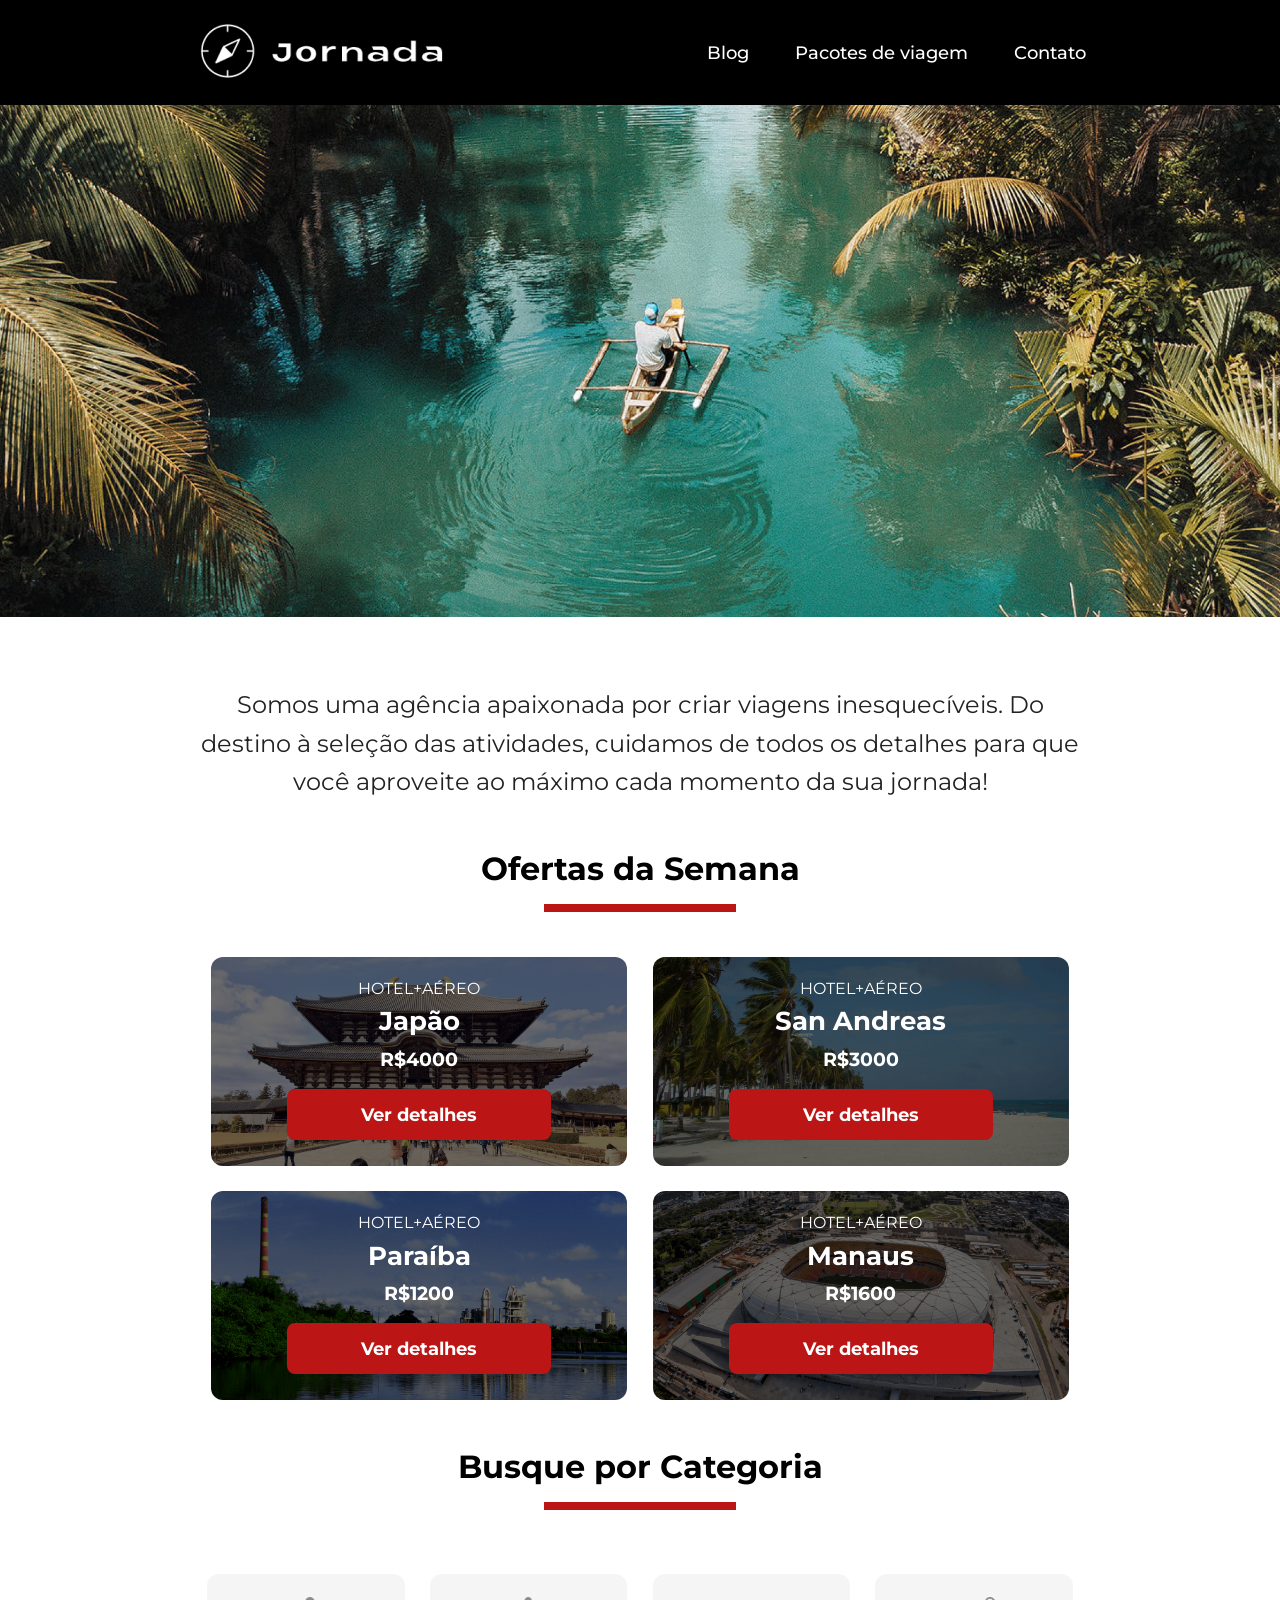
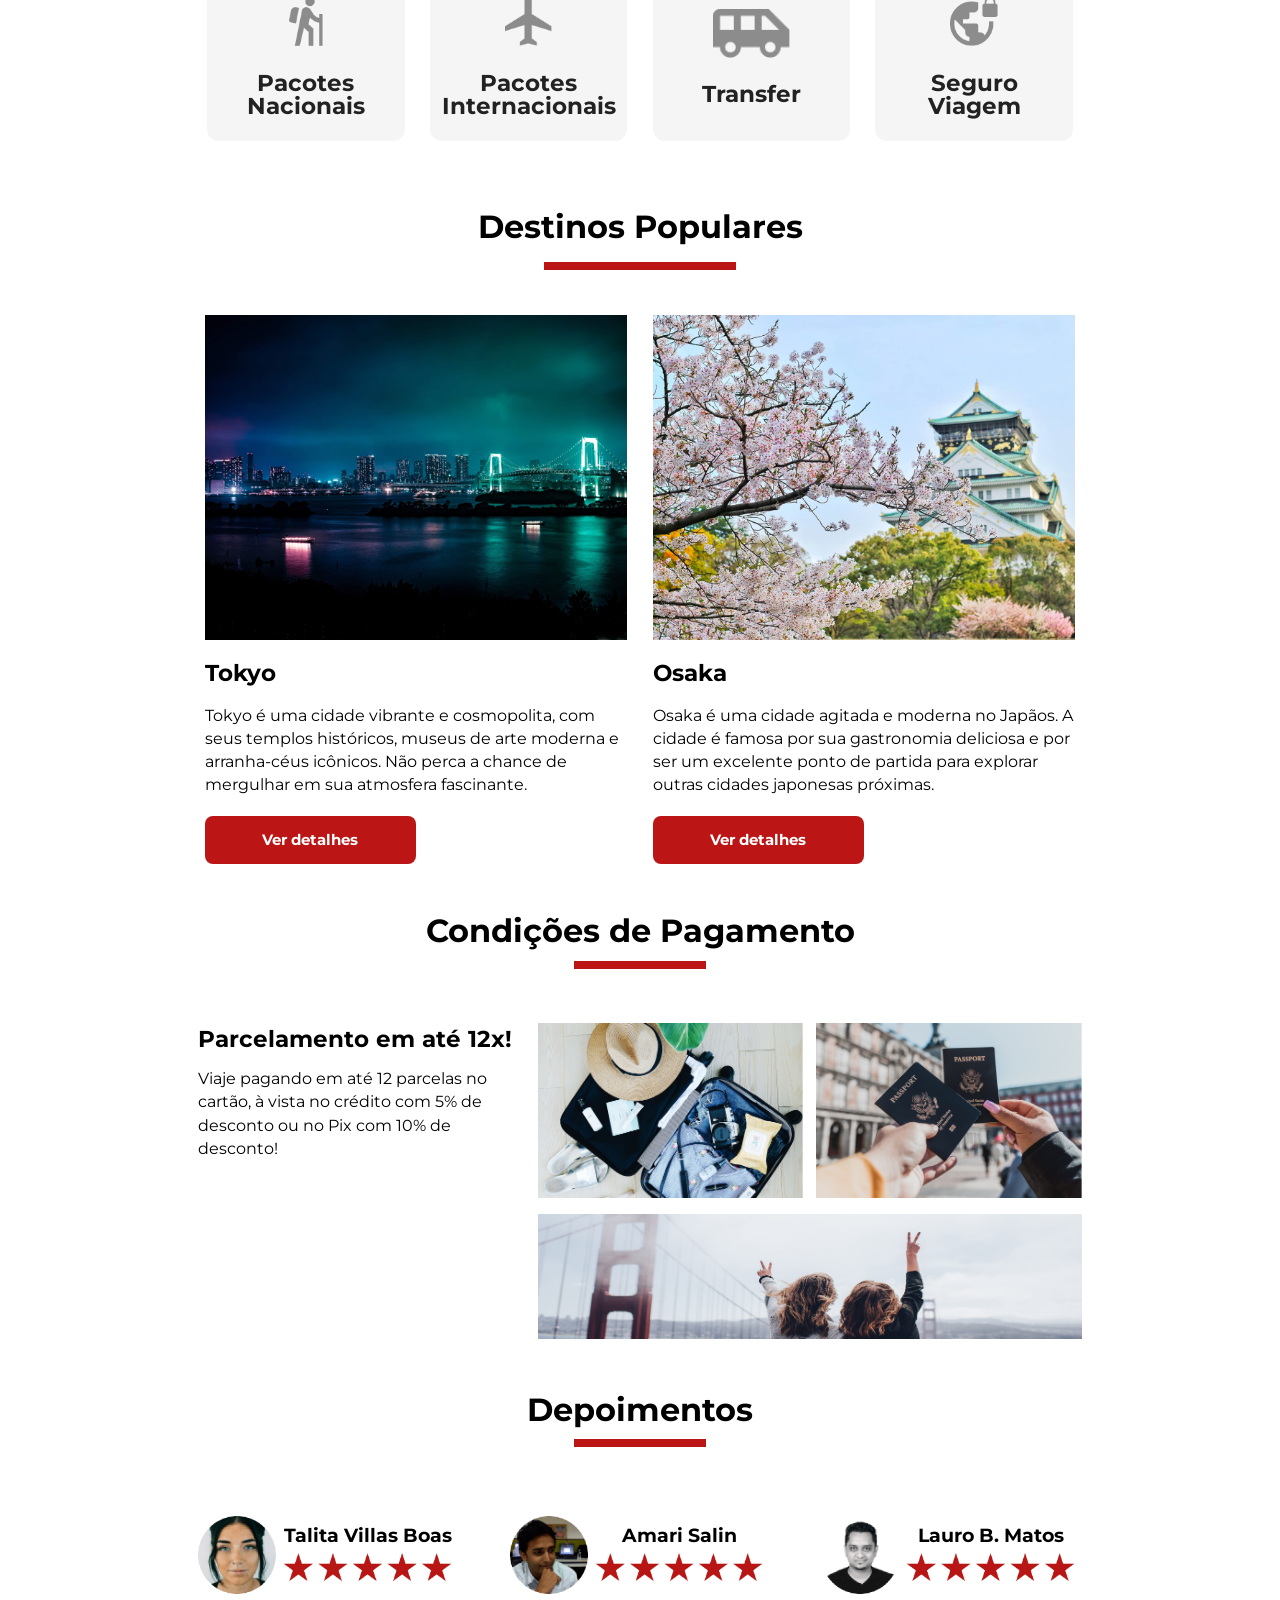
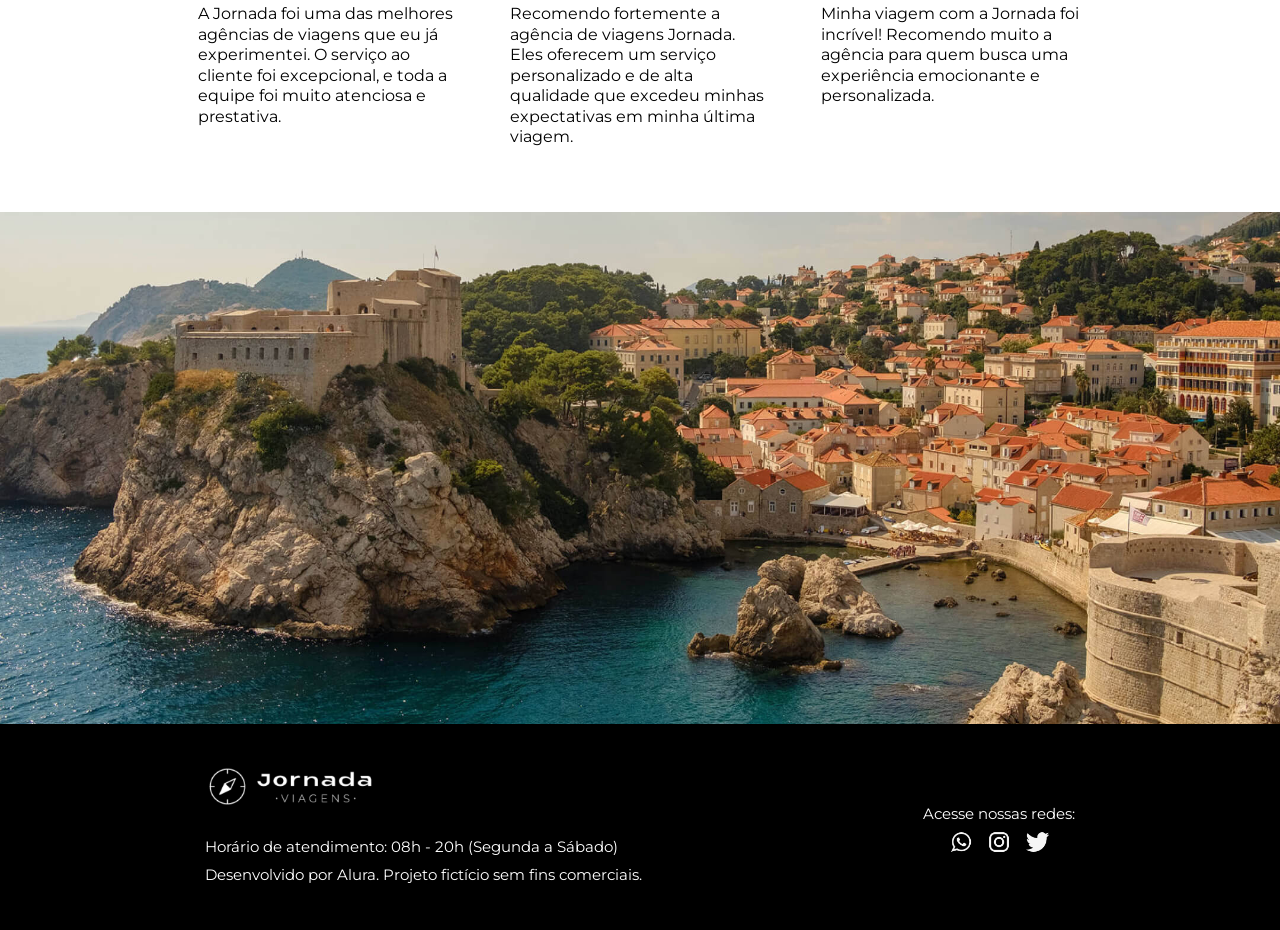
<file: index.html>
<!doctype html>
<html lang="pt-br">
  <head>
    <meta charset="UTF-8" />
    <meta name="viewport" content="width=device-width, initial-scale=1.0" />
    <meta name="description" content="Jornada Viagens, uma agência apaixonada por criar viagens inesquecíveis.">

    <meta property="og:type" content="website" />
    <meta property="og:title" content="Jornada Viagens" />
    <meta property="og:description" content="Jornada Viagens, uma agência apaixonada por criar viagens inesquecíveis." />
    <meta property="og:image" content="" />
    <meta property="og:url" content="" />

    <link rel="preconnect" href="https://fonts.googleapis.com" />
    <link rel="preconnect" href="https://fonts.gstatic.com" crossorigin />
    <link
      href="https://fonts.googleapis.com/css2?family=Montserrat:ital,wght@0,100..900;1,100..900&display=swap"
      rel="stylesheet"
    />
    <link rel="icon" href="favicon.png" />
    <link rel="stylesheet" href="style/style.css" />

    <title>Jornada Viagens</title>
  </head>
  <body>
    <header>
      <a href="index.html" title="Voltar Para Página Inicial">
        <picture>
          <source
            media="(min-width:768px)"
            srcset="assets/icon/Logo-provisória-branca-descktop-.png"
          />
          <img
            src="assets/icon/Logo-provisória-branca-celular-tablet.png"
            alt="logo_da_jornada_viagens_com_uma_busula"
          />
        </picture>
      </a>
      <div>
        <label for="menu_hamburguer">
          <img
            class="hamburguer"
            src="assets/icon/icone_menu_branco.png"
            alt="icone_de_menu_hamburguer"
          />
        </label>
        <input id="menu_hamburguer" type="checkbox" hidden />
        <nav class="menu">
          <ul>
            <li>
              <a clas="menu_link" href="blog.html" title="Acessar Blog">Blog</a>
            </li>
            <li>
              <a
                clas="menu_link"
                href="destino.html"
                title="Acessar Pagotes de Viagem"
                >Pacotes de viagem</a
              >
            </li>
            <li>
              <a clas="menu_link" href="contato.html" title="Acessar Contatos"
                >Contato</a
              >
            </li>
          </ul>
        </nav>
      </div>
    </header>
    <main>
      <section class="hero">
        <div class="hero-img"></div>
        <div class="content-hero">
          <h1>
            Somos uma agência apaixonada por criar viagens inesquecíveis. Do
            destino à seleção das atividades, cuidamos de todos os detalhes para
            que você aproveite ao máximo cada momento da sua jornada!
          </h1>
        </div>
      </section>
      <secction class="offers">
        <div class="section-title">
          <h2>Ofertas da Semana</h2>
          <hr />
        </div>

        <div class="offers-cards">
          <article class="card japao">
            <header>
              <p>HOTEL+AÉREO</p>
              <h3>
                Japão <br />
                <span>R$4000</span>
              </h3>
            </header>
            <footer>
              <a href="#" class="button">Ver detalhes</a>
            </footer>
          </article>

          <article class="card san-andreas">
            <header>
              <p>HOTEL+AÉREO</p>
              <h3>
                San Andreas <br />
                <span>R$3000</span>
              </h3>
            </header>
            <footer>
              <a href="#" class="button">Ver detalhes</a>
            </footer>
          </article>

          <article class="card paraiba">
            <header>
              <p>HOTEL+AÉREO</p>
              <h3>
                Paraíba <br />
                <span>R$1200</span>
              </h3>
            </header>
            <footer>
              <a href="#" class="button">Ver detalhes</a>
            </footer>
          </article>

          <article class="card manaus">
            <header>
              <p>HOTEL+AÉREO</p>
              <h3>
                Manaus <br />
                <span>R$1600</span>
              </h3>
            </header>
            <footer>
              <a href="#" class="button">Ver detalhes</a>
            </footer>
          </article>
        </div>
      </secction>
      <section class="category">

        <div class="section-title">
          <h2>Busque por Categoria</h2>
          <hr />
        </div>

        <div class="caregory-cards">

          <a class="card" href="#" target="_blank" title="Busque pela categoria Pacotes Nacionais">
            <img src="../assets/icon/icone-pacotes-nacionais.png" alt="icone de uma pessoa viajando" />
            <h3>Pacotes Nacionais</h3>
          </a>

          <a class="card" href="#" target="_blank" title="Busque pela categoria Pacotes Internacionais" >
            <img src="../assets/icon/icone-pacotes-internacionais.png" alt="icone de um avião" />
            <h3>Pacotes Internacionais</h3>
          </a class="card">

          <a class="card" href="#" target="_blank" title="Busque pela categoria Pacotes Transfer" >
            <img src="../assets/icon/icone-transfer.png" alt="icone de um carro" />
            <h3>Transfer</h3>
          </a>

          <a class="card" href="#" target="_blank" title="Busque pela categoria Pacotes Seguro Viagem" >
            <img src="../assets/icon/icone-seguro-viagem.png" alt="icone de um planeta com um cateado'" />
            <h3>Seguro Viagem</h3>
          </a>

        </div>

      </section>
      <section class="destination">
        
        <div class="section-title">
          <h2>Destinos Populares</h2>
          <hr>
        </div>

        <div class="cards-destination">

          <article>
            <header>
              <picture>
                <source media="(min-width:600px)" srcset="assets/img/destination-desktop-tokyo.jpg">
                <img src="/assets/img/destination-mobile-tokyo.jpg" alt="imagem da cidade de tokyo">
              </picture>
              <h3>Tokyo</h3>
            </header>

            <p>Tokyo é uma cidade vibrante e cosmopolita, com seus templos históricos, museus de arte moderna e arranha-céus icônicos. Não perca a chance de mergulhar em sua atmosfera fascinante.</p>
            
            <footer>
              <a class="button" href="#" target="_blank" title="ver detalhes sobre tokyo">Ver detalhes</a>
            </footer>
          </article>
          
          <article>
            <header>
              <picture>
                <source media="(min-width:600px)" srcset="assets/img/destination-desktop-osaka.jpg">
                <img src="/assets/img/destination-mobile-osaka.jpg" alt="imagem de uma região de osaka">
              </picture>
              <h3>Osaka</h3>
            </header>  

            <p>Osaka é uma cidade agitada e moderna no Japãos. A cidade é famosa por sua gastronomia deliciosa e por ser um excelente ponto de partida para explorar outras cidades japonesas próximas.</p>
            
            <footer>
              <a class="button" href="#" target="_blank" title="ver detalhes sobre osaka">Ver detalhes</a>
            </footer>
          </article>

        </div>
      </section>
      <section class="payment-terms">

         <div class="section-title">
          <h2>Condições de Pagamento</h2>
          <hr>
        </div>

        <article>
          <header>
            <h3>Parcelamento em até 12x!</h3>
            <p>Viaje pagando em até 12 parcelas no cartão, à vista no crédito com 5% de desconto ou no Pix com 10% de desconto!</p>
          </header>
          <footer class="photos-payment">
            <picture class="photo-1">
              <source  media="(min-width:1000px)" srcset="/assets/img/payment-terms-desktop-japão-1.jpg">
              <source  media="(min-width:600px)" srcset="/assets/img/payment-terms-tablet-japão-1.jpg">
              <img src="/assets/img/payment-terms-mobile-japão-1.jpg" alt="">
            </picture>
            <picture class="photo-2">
              <source  media="(min-width:1000px)" srcset="/assets/img/payment-terms-desktop-japão-2.jpg">
              <source  media="(min-width:600px)" srcset="/assets/img/payment-terms-tablet-japão-2.jpg">
              <img src="/assets/img/payment-terms-mobile-japão-2.jpg" alt="">
            </picture>

            <picture class="photo-3">
              <source  media="(min-width:1000px)" srcset="/assets/img/payment-terms-desktop-japão-3.jpg">
              <source  media="(min-width:600px)" srcset="/assets/img/payment-terms-tablet-japão-3.jpg">
              <img src="/assets/img/payment-terms-mobile-japão-3.jpg" alt="">
            </picture> 

          </footer>
        </article>
      </section>
      <section class="testimonials">
        <div class="section-title">
          <h2>Depoimentos</h2>
          <hr>
        </div>
        <div class="testimonials-container">

          <article class="assessment">
            <header>
              <img class="perfil" src="assets/img/img-talita.png" alt="Imagem da cliente Talita Villas Boas">
              <div class="">
                <h3>Talita Villas Boas</h3>
                <img src="assets/icon/avaliacao-5-estrelas.png" alt="Avaliação de 5 estrelas da cliente Talita Villas Boas">
              </div>
            </header>
            <footer>
                <p>A Jornada foi uma das melhores agências de viagens que eu já experimentei. O serviço ao cliente foi excepcional, e toda a equipe foi muito atenciosa e prestativa.</p>
            </footer>
          </article>  

          <article class="assessment">
            <header>
              <img class="perfil" src="assets/img/img-amari.png" alt="Imagem da cliente Amari Salin">
              <div>
                <h3>Amari Salin</h3>
                <img src="assets/icon/avaliacao-5-estrelas.png" alt="Avaliação de 5 estrelas da cliente Amari Salin">
              </div>
            </header>
            <footer>
              <p>Recomendo fortemente a agência de viagens Jornada. Eles oferecem um serviço personalizado e de alta qualidade que excedeu minhas expectativas em minha última viagem.</p>
            </footer>
          </article>    

          <article class="assessment">
            <header>
              <img class="perfil" src="assets/img/img-lauro.png" alt="Imagem da cliente Lauro B. Matos">
              <div>
                <h3>Lauro B. Matos</h3>
                <img src="assets/icon/avaliacao-5-estrelas.png" alt="Avaliação de 5 estrelas da cliente Lauro B. Matos">
              </div>
            </header>
            <footer>
              <p>Minha viagem com a Jornada foi incrível! Recomendo muito a agência para quem busca uma experiência emocionante e personalizada.</p>
            </footer>
          </article>

        </div>
      </section>
      <section class="bottom-section">
        <div class="bottom-img"></div>
      </section>
    </main>
    <footer class="footer-all">
      
      <div class="footer-main">
        <img class="logo-footer" src="assets/icon/Logo-footer.png" alt="logo da 'jornada viagens'">
        <h4 class="h4-1">Horário de atendimento: 08h - 20h (Segunda a Sábado)</h4>
        <h4 class="h4-2">Desenvolvido por Alura. Projeto fictício sem fins comerciais.</h4>
      </div>
      <div>
        <p>Acesse nossas redes:</p>
        <div class="div-icone">
          <a href="#" target="_blank" title="Acesse o whatsapp do Jornada Viagens"><img src="assets/icon/icon-whatsapp.png" alt="icone do aplicativo whatsapp"></a>
          <a href="#" target="_blank" title="Acesse o Instagram do Jornada Viagens"><img src="assets/icon/icon-instragam.png" alt="icone do aplicativo instagram"></a>
          <a href="#" target="_blank" title="Acesse o Twiter do Jornada Viagens"><img src="assets/icon/icon-twiter.png" alt="icone do aplicativo twiter"></a>
        </div>
      </div>
    </footer>
  </body>
</html>
</file>
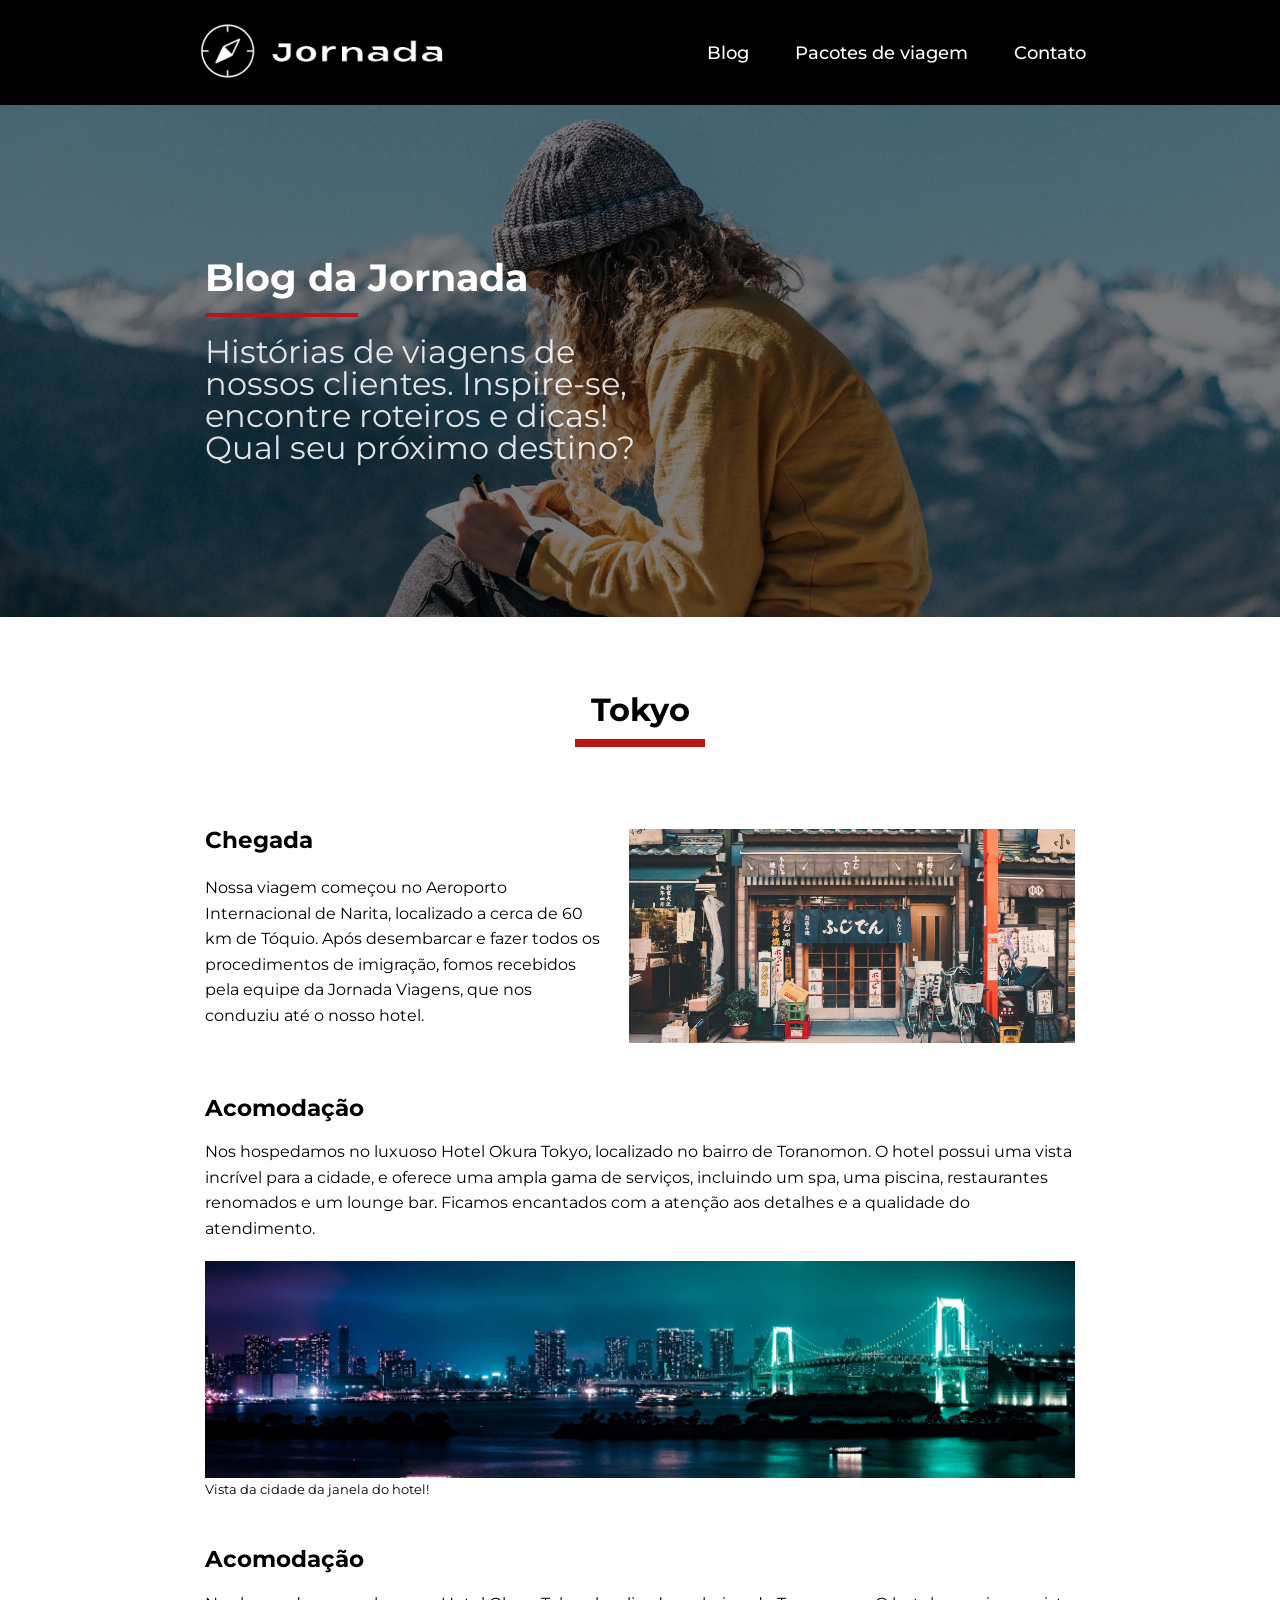
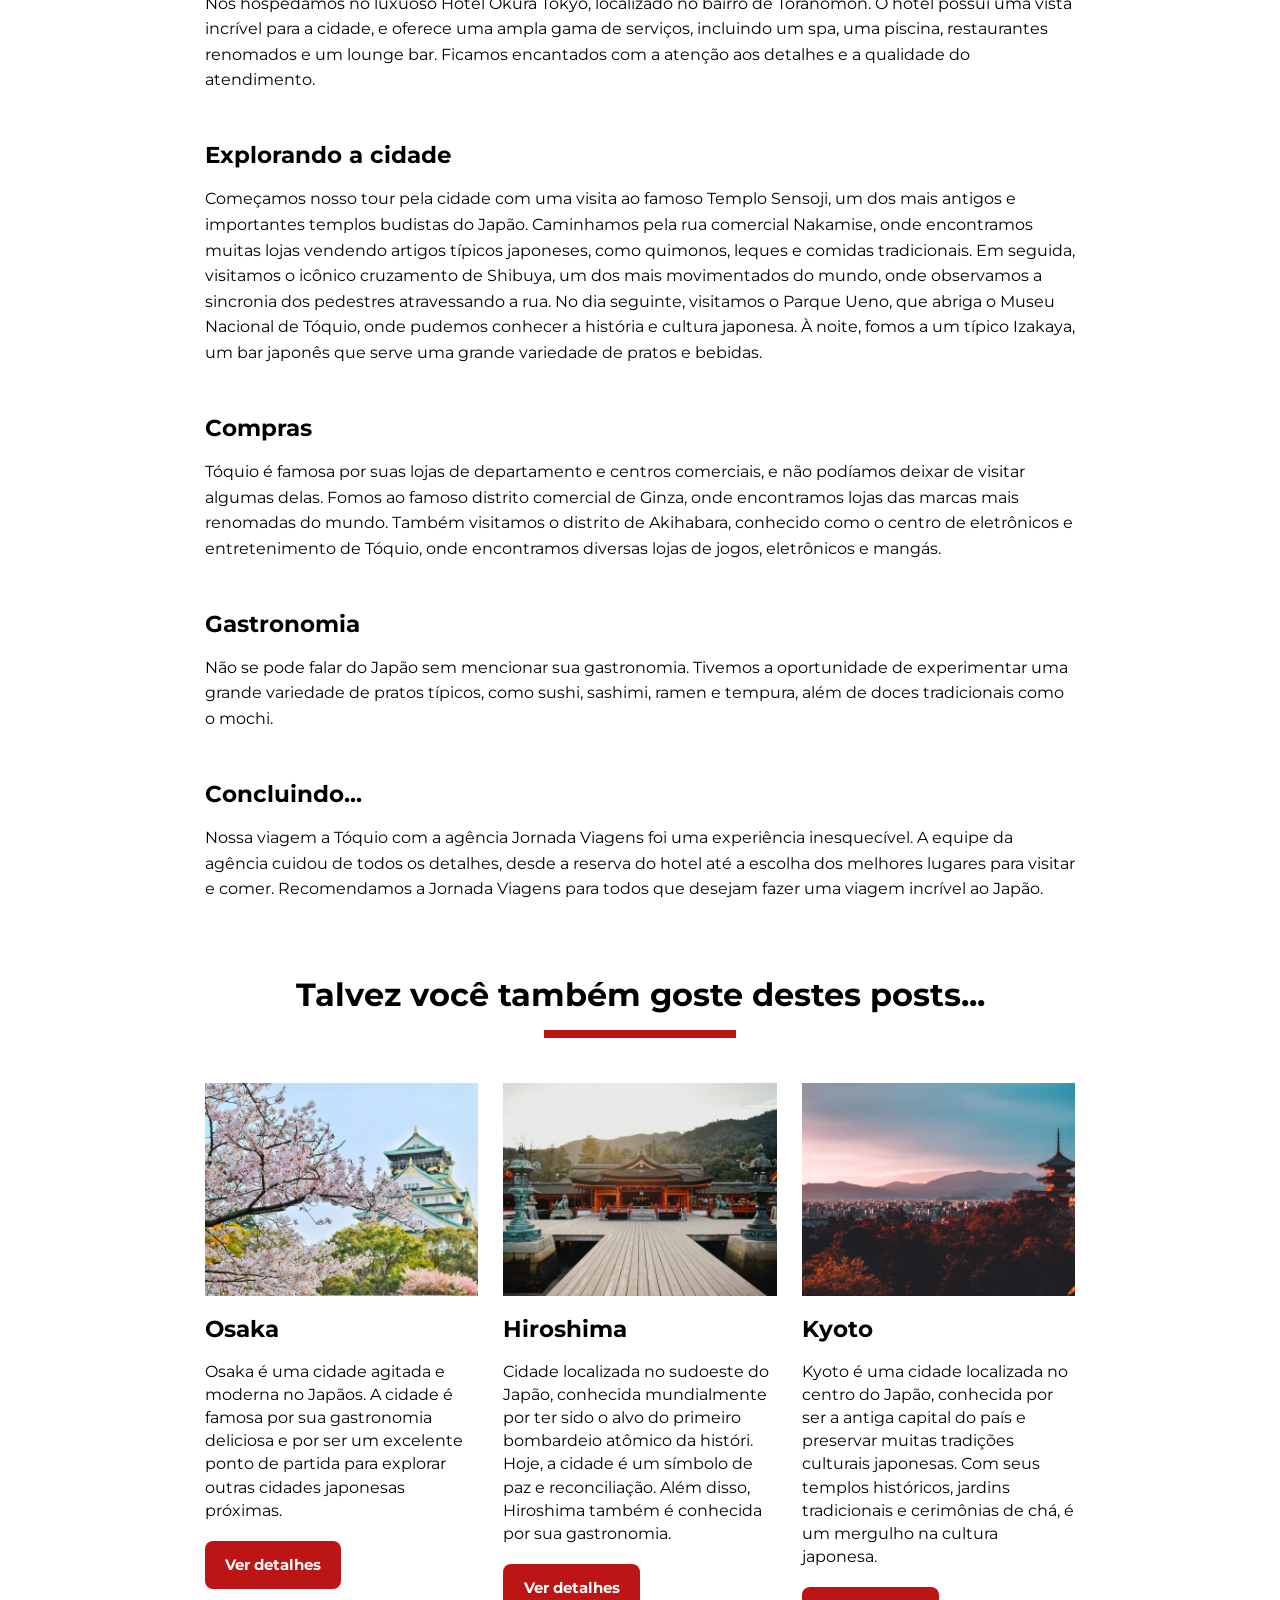
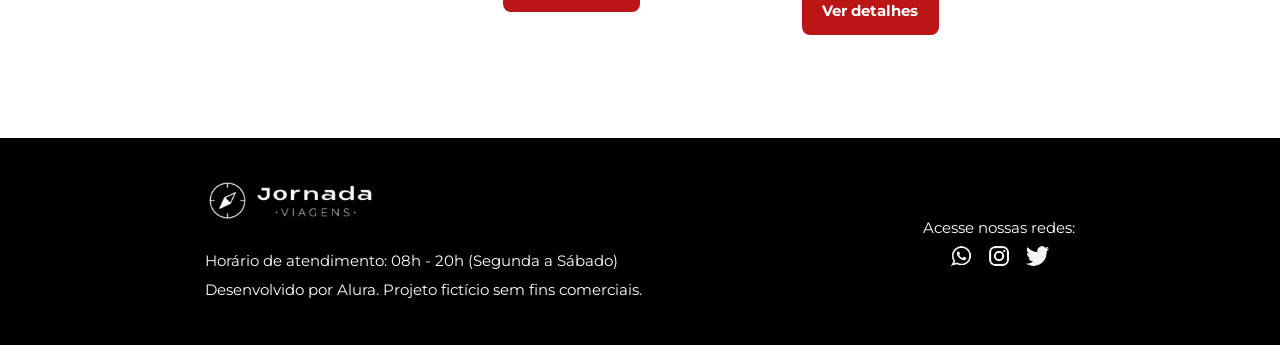
<file: blog.html>
<!doctype html>
<html lang="pt-br">
  <head>
    <meta charset="UTF-8" />
    <meta name="viewport" content="width=device-width, initial-scale=1.0" />
    <meta
      name="description"
      content="Jornada Viagens, uma agência apaixonada por criar viagens inesquecíveis."
    />

    <meta property="og:type" content="website" />
    <meta property="og:title" content="Jornada Viagens" />
    <meta
      property="og:description"
      content="Jornada Viagens, uma agência apaixonada por criar viagens inesquecíveis."
    />
    <meta property="og:image" content="" />
    <meta property="og:url" content="" />

    <link rel="preconnect" href="https://fonts.googleapis.com" />
    <link rel="preconnect" href="https://fonts.gstatic.com" crossorigin />
    <link
      href="https://fonts.googleapis.com/css2?family=Montserrat:ital,wght@0,100..900;1,100..900&display=swap"
      rel="stylesheet"
    />
    <link rel="icon" href="favicon.png" />
    <link rel="stylesheet" href="style/style.css" />

    <title>Jornada Viagens</title>
  </head>
  <body>
    <header>
      <a href="index.html" title="Voltar Para Página Inicial">
        <picture>
          <source
            media="(min-width:768px)"
            srcset="assets/icon/Logo-provisória-branca-descktop-.png"
          />
          <img
            src="assets/icon/Logo-provisória-branca-celular-tablet.png"
            alt="logo_da_jornada_viagens_com_uma_busula"
          />
        </picture>
      </a>
      <div>
        <label for="menu_hamburguer">
          <img
            class="hamburguer"
            src="assets/icon/icone_menu_branco.png"
            alt="icone_de_menu_hamburguer"
          />
        </label>
        <input id="menu_hamburguer" type="checkbox" hidden />
        <nav class="menu">
          <ul>
            <li>
              <a clas="menu_link" href="blog.html" title="Acessar Blog">Blog</a>
            </li>
            <li>
              <a
                clas="menu_link"
                href="destino.html"
                title="Acessar Pagotes de Viagem"
                >Pacotes de viagem</a
              >
            </li>
            <li>
              <a clas="menu_link" href="contato.html" title="Acessar Contatos"
                >Contato</a
              >
            </li>
          </ul>
        </nav>
      </div>
    </header>
    <main>
      <section class="hero">
        <div class="hero-img-2">
          <div class="section-title">
            <h1>Blog da Jornada</h1>
            <hr />
            <h2>
              Histórias de viagens de nossos clientes. Inspire-se, encontre
              roteiros e dicas! Qual seu próximo destino?
            </h2>
          </div>
        </div>
      </section>

      <section class="tokyo-section">
        <div class="section-title">
          <h2>Tokyo</h2>
          <hr />
        </div>

        <article class="content-hero-tokyo-section">
          <header>
            <h3>Chegada</h3>
            <p>
              Nossa viagem começou no Aeroporto Internacional de Narita,
              localizado a cerca de 60 km de Tóquio. Após desembarcar e fazer
              todos os procedimentos de imigração, fomos recebidos pela equipe
              da Jornada Viagens, que nos conduziu até o nosso hotel.
            </p>
          </header>
          <footer>
            <picture>
              <source
                media="(min-width:1000px)"
                srcset="assets/img/img-section-tokyo-1-desktop.jpg"
              />
              <source
                media="(min-width:500px)"
                srcset="assets/img/img-section-tokyo-1-tablet.jpg"
              />
              <img
                src="assets/img/img-section-tokyo-1-mobile.jpg"
                alt="imagem de uma loja em japosena."
              />
            </picture>
          </footer>
        </article>

        <article>
          <h3>Acomodação</h3>
          <p>
            Nos hospedamos no luxuoso Hotel Okura Tokyo, localizado no bairro de
            Toranomon. O hotel possui uma vista incrível para a cidade, e
            oferece uma ampla gama de serviços, incluindo um spa, uma piscina,
            restaurantes renomados e um lounge bar. Ficamos encantados com a
            atenção aos detalhes e a qualidade do atendimento.
          </p>

          <picture class="tokyo-picuture-2">
            <source
              media="(min-width:1000px)"
              srcset="assets/img/img-section-tokyo-2-desktop.jpg"
            />
            <source
              media="(min-width:500px)"
              srcset="assets/img/img-section-tokyo-2-tablet.jpg"
            />
            <img
              src="assets/img/img-section-tokyo-2-mobile.jpg"
              alt="imagem da cidade de tokyo de noite."
            />
            <span>Vista da cidade da janela do hotel!</span>
          </picture>
        </article>

        <article>
          <h3>Acomodação</h3>
          <p>
            Nos hospedamos no luxuoso Hotel Okura Tokyo, localizado no bairro de
            Toranomon. O hotel possui uma vista incrível para a cidade, e
            oferece uma ampla gama de serviços, incluindo um spa, uma piscina,
            restaurantes renomados e um lounge bar. Ficamos encantados com a
            atenção aos detalhes e a qualidade do atendimento.
          </p>
        </article>

        <article>
          <h3>Explorando a cidade</h3>
          <p>
            Começamos nosso tour pela cidade com uma visita ao famoso Templo
            Sensoji, um dos mais antigos e importantes templos budistas do
            Japão. Caminhamos pela rua comercial Nakamise, onde encontramos
            muitas lojas vendendo artigos típicos japoneses, como quimonos,
            leques e comidas tradicionais. Em seguida, visitamos o icônico
            cruzamento de Shibuya, um dos mais movimentados do mundo, onde
            observamos a sincronia dos pedestres atravessando a rua. No dia
            seguinte, visitamos o Parque Ueno, que abriga o Museu Nacional de
            Tóquio, onde pudemos conhecer a história e cultura japonesa. À
            noite, fomos a um típico Izakaya, um bar japonês que serve uma
            grande variedade de pratos e bebidas.
          </p>
        </article>

        <article>
          <h3>Compras</h3>
          <p>
            Tóquio é famosa por suas lojas de departamento e centros comerciais,
            e não podíamos deixar de visitar algumas delas. Fomos ao famoso
            distrito comercial de Ginza, onde encontramos lojas das marcas mais
            renomadas do mundo. Também visitamos o distrito de Akihabara,
            conhecido como o centro de eletrônicos e entretenimento de Tóquio,
            onde encontramos diversas lojas de jogos, eletrônicos e mangás.
          </p>
        </article>

        <article>
          <h3>Gastronomia</h3>
          <p>
            Não se pode falar do Japão sem mencionar sua gastronomia. Tivemos a
            oportunidade de experimentar uma grande variedade de pratos típicos,
            como sushi, sashimi, ramen e tempura, além de doces tradicionais
            como o mochi.
          </p>
        </article>

        <article>
          <h3>Concluindo...</h3>
          <p>
            Nossa viagem a Tóquio com a agência Jornada Viagens foi uma
            experiência inesquecível. A equipe da agência cuidou de todos os
            detalhes, desde a reserva do hotel até a escolha dos melhores
            lugares para visitar e comer. Recomendamos a Jornada Viagens para
            todos que desejam fazer uma viagem incrível ao Japão.
          </p>
        </article>
      </section>

      <section class="suggestion">
        <div class="section-title">
          <h2>Talvez você também goste destes posts...</h2>
          <hr />
        </div>

        <div class="cards-destination">
          <article>
            <header>
              <picture>
                <source
                  media="(min-width:1000px)"
                  srcset="assets/img/suggestion-desktop-osaka.jpg"
                />
                <source
                  media="(min-width:600px)"
                  srcset="assets/img/suggestion-tablet-osaka.jpg"
                />
                <img
                  src="/assets/img/suggestion-mobile-osaka.jpg"
                  alt="imagem de uma região de osaka"
                />
              </picture>
              <h3>Osaka</h3>
            </header>

            <p>
              Osaka é uma cidade agitada e moderna no Japãos. A cidade é famosa
              por sua gastronomia deliciosa e por ser um excelente ponto de
              partida para explorar outras cidades japonesas próximas.
            </p>

            <footer>
              <a
                class="button"
                href="#"
                target="_blank"
                title="ver detalhes sobre osaka"
                >Ver detalhes</a
              >
            </footer>
          </article>

          <article>
            <header>
              <picture>
                <source
                  media="(min-width:1000px)"
                  srcset="assets/img/suggestion-desktop-hiroshima.jpg"
                />
                <source
                  media="(min-width:600px)"
                  srcset="assets/img/suggestion-tablet-hiroshima.jpg"
                />
                <img
                  src="/assets/img/suggestion-mobile-hiroshima.jpg"
                  alt="imagem de uma região de osaka"
                />
              </picture>
              <h3>Hiroshima</h3>
            </header>

            <p>
              Cidade localizada no sudoeste do Japão, conhecida mundialmente por
              ter sido o alvo do primeiro bombardeio atômico da históri. Hoje, a
              cidade é um símbolo de paz e reconciliação. Além disso, Hiroshima
              também é conhecida por sua gastronomia.
            </p>

            <footer>
              <a
                class="button"
                href="#"
                target="_blank"
                title="ver detalhes sobre Hiroshima"
                >Ver detalhes</a
              >
            </footer>
          </article>

          <article>
            <header>
              <picture>
                <source
                  media="(min-width:1000px)"
                  srcset="assets/img/suggestion-desktop-kyoto.jpg"
                />
                <source
                  media="(min-width:600px)"
                  srcset="assets/img/suggestion-tablet-kyoto.jpg"
                />
                <img
                  src="/assets/img/suggestion-mobile-kyoto.jpg"
                  alt="imagem da cidade de tokyo"
                />
              </picture>
              <h3>Kyoto</h3>
            </header>

            <p>
              Kyoto é uma cidade localizada no centro do Japão, conhecida por
              ser a antiga capital do país e preservar muitas tradições
              culturais japonesas. Com seus templos históricos, jardins
              tradicionais e cerimônias de chá, é um mergulho na cultura
              japonesa.
            </p>

            <footer>
              <a
                class="button"
                href="#"
                target="_blank"
                title="ver detalhes sobre Kyoto"
                >Ver detalhes</a
              >
            </footer>
          </article>
        </div>
      </section>
    </main>
    <footer class="footer-all fot-blog">
      <div class="footer-main">
        <img
          class="logo-footer"
          src="assets/icon/Logo-footer.png"
          alt="logo da 'jornada viagens'"
        />
        <h4 class="h4-1">
          Horário de atendimento: 08h - 20h (Segunda a Sábado)
        </h4>
        <h4 class="h4-2">
          Desenvolvido por Alura. Projeto fictício sem fins comerciais.
        </h4>
      </div>
      <div>
        <p>Acesse nossas redes:</p>
        <div class="div-icone">
          <a
            href="#"
            target="_blank"
            title="Acesse o whatsapp do Jornada Viagens"
            ><img
              src="assets/icon/icon-whatsapp.png"
              alt="icone do aplicativo whatsapp"
          /></a>
          <a
            href="#"
            target="_blank"
            title="Acesse o Instagram do Jornada Viagens"
            ><img
              src="assets/icon/icon-instragam.png"
              alt="icone do aplicativo instagram"
          /></a>
          <a href="#" target="_blank" title="Acesse o Twiter do Jornada Viagens"
            ><img
              src="assets/icon/icon-twiter.png"
              alt="icone do aplicativo twiter"
          /></a>
        </div>
      </div>
    </footer>
  </body>
</html>
</file>
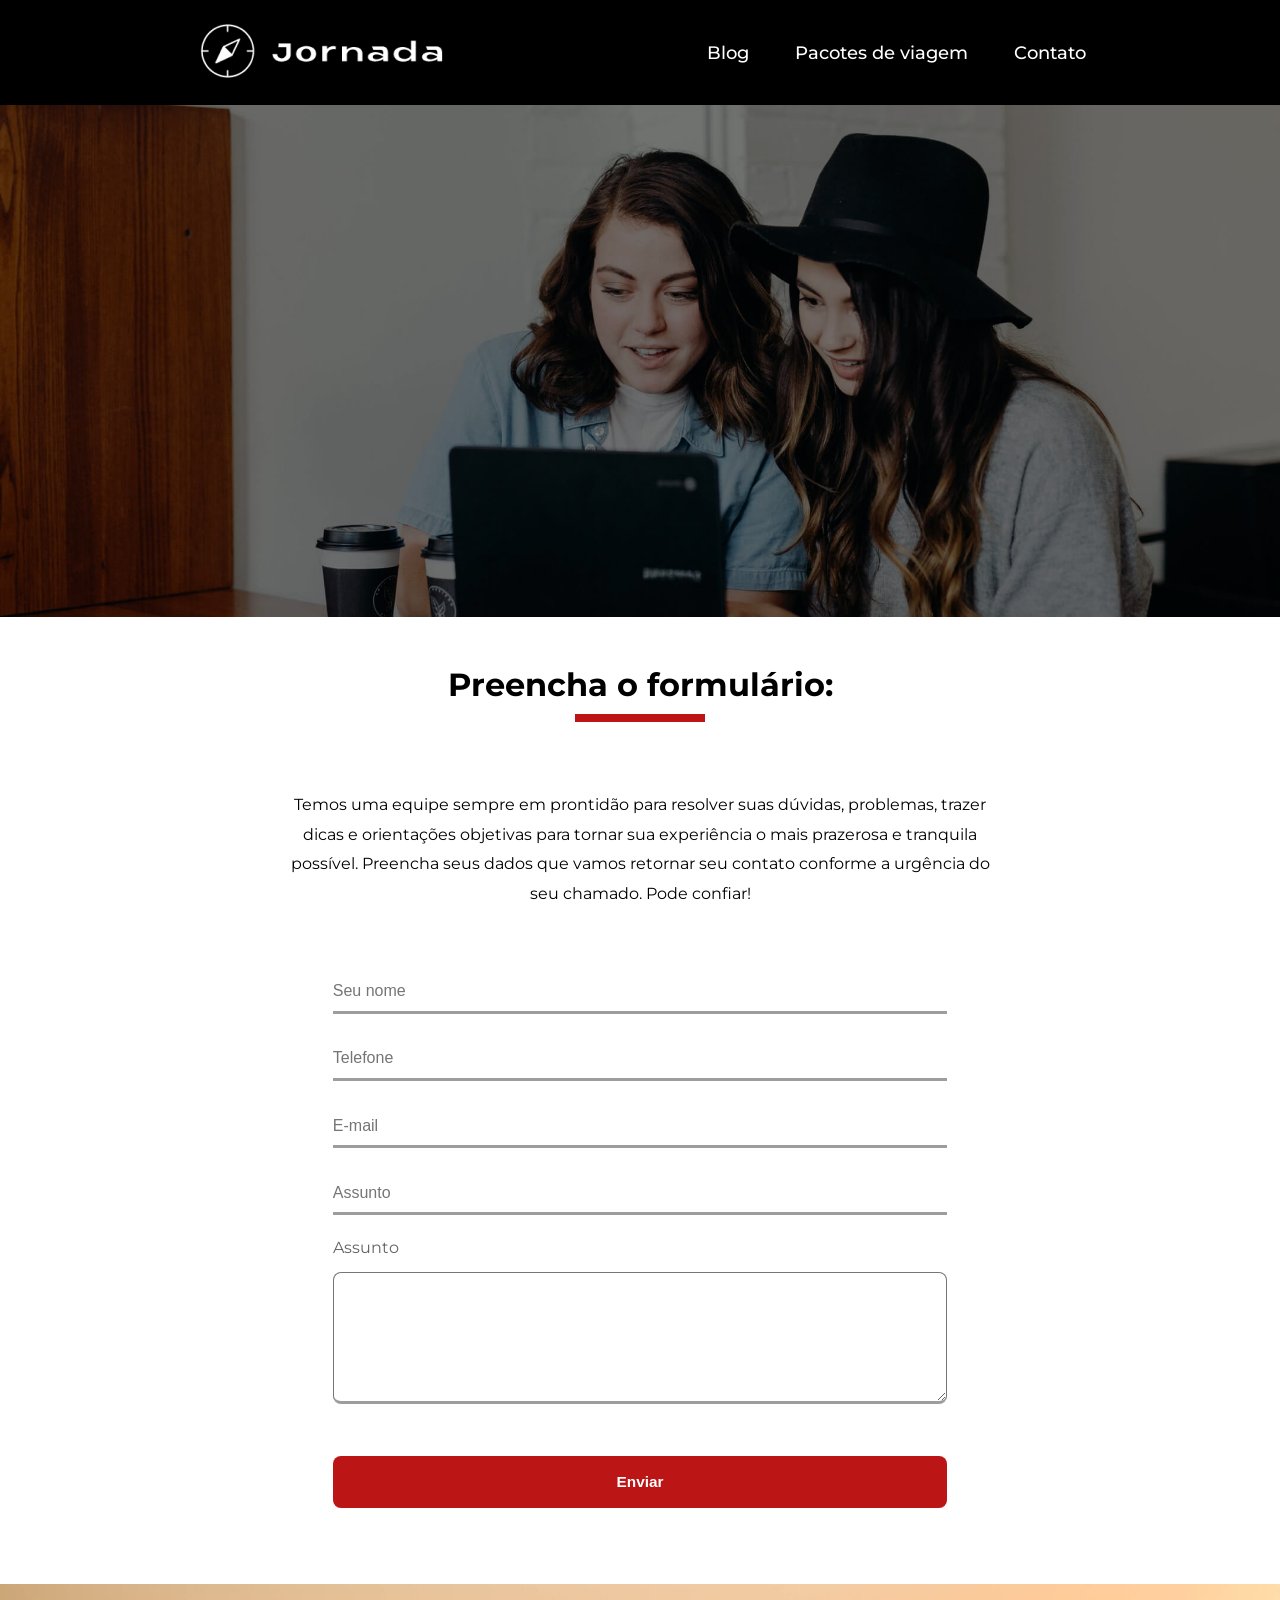
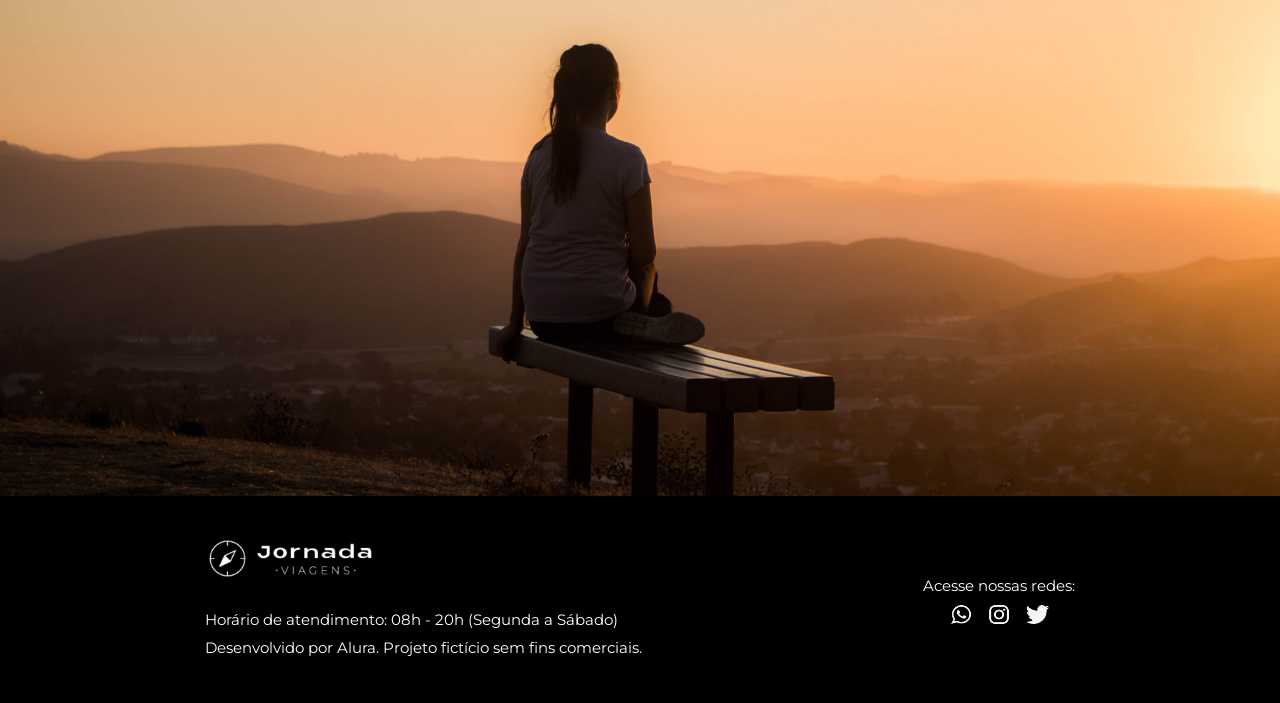
<file: contato.html>
<!doctype html>
<html lang="pt-br">
  <head>
    <meta charset="UTF-8" />
    <meta name="viewport" content="width=device-width, initial-scale=1.0" />
    <meta
      name="description"
      content="Jornada Viagens, uma agência apaixonada por criar viagens inesquecíveis."
    />

    <meta property="og:type" content="website" />
    <meta property="og:title" content="Jornada Viagens" />
    <meta
      property="og:description"
      content="Jornada Viagens, uma agência apaixonada por criar viagens inesquecíveis."
    />
    <meta property="og:image" content="" />
    <meta property="og:url" content="" />

    <link rel="preconnect" href="https://fonts.googleapis.com" />
    <link rel="preconnect" href="https://fonts.gstatic.com" crossorigin />
    <link
      href="https://fonts.googleapis.com/css2?family=Montserrat:ital,wght@0,100..900;1,100..900&display=swap"
      rel="stylesheet"
    />
    <link rel="icon" href="favicon.png" />
    <link rel="stylesheet" href="style/style.css" />

    <title>Jornada Viagens</title>
  </head>
  <body>

    <header>
      <a href="index.html" title="Voltar Para Página Inicial">
        <picture>
          <source
            media="(min-width:768px)"
            srcset="assets/icon/Logo-provisória-branca-descktop-.png"
          />
          <img
            src="assets/icon/Logo-provisória-branca-celular-tablet.png"
            alt="logo_da_jornada_viagens_com_uma_busula"
          />
        </picture>
      </a>
      <div>
        <label for="menu_hamburguer">
          <img
            class="hamburguer"
            src="assets/icon/icone_menu_branco.png"
            alt="icone_de_menu_hamburguer"
          />
        </label>
        <input id="menu_hamburguer" type="checkbox" hidden />
        <nav class="menu">
          <ul>
            <li>
              <a clas="menu_link" href="blog.html" title="Acessar Blog">Blog</a>
            </li>
            <li>
              <a
                clas="menu_link"
                href="destino.html"
                title="Acessar Pagotes de Viagem"
                >Pacotes de viagem</a
              >
            </li>
            <li>
              <a clas="menu_link" href="contato.html" title="Acessar Contatos"
                >Contato</a
              >
            </li>
          </ul>
        </nav>
      </div>
    </header>
    
    <main>

      <section class="hero">
        <div class="hero-img-4"></div>
      </section>

      <section class="forms">

        <div class="section-title">
          <h2>Preencha o formulário:</h2>
          <hr />
        </div>

        <p>
          Temos uma equipe sempre em prontidão para resolver suas dúvidas,
          problemas, trazer dicas e orientações objetivas para tornar sua
          experiência o mais prazerosa e tranquila possível. Preencha seus dados
          que vamos retornar seu contato conforme a urgência do seu chamado.
          Pode confiar!
        </p>

        <form action="" method="get">
          <label class="label-none" for="idName">Seu nome</label>
          <input
            id="idName"
            name="userName"
            type="text"
            placeholder="Seu nome"
            title="Digite seu nome"
            required
          />
          <label class="label-none" for="idPhone">Telefone</label>
          <input
            name="userPhone"
            type="tel"
            pattern="[0-9]{11}"
            placeholder="Telefone"
            required
            title="Digite seu Telefone"
            id="idPhone"
          />
          <label class="label-none" for="idEmail">E-mail</label>
          <input
            id="idEmail"
            name="userEmail"
            type="email"
            placeholder="E-mail"
            title="Digite seu Email"
            required
          />
          <label class="label-none" for="idTitleAssunto"
            >Titulo do Assunto</label
          >
          <input
            id="idTitleAssunto"
            name="userAssuntoTitle"
            type="text"
            placeholder="Assunto"
            title="Digite o Titulo do Assunto"
            required
          />
          <label name="userAssunto" for="idOpinion">Assunto</label>
          <br />
          <textarea id="idOpinion" title="Digite o assunto"></textarea>

          <button
            class="button"
            aria-label="enviar dados do formulário"
            title="enviar dados do formulário"
            type="submit"
          >
            Enviar
          </button>
        </form>

      </section>

      <section class="bottom-section">
        <div class="bottom-img-3"></div>
      </section>

    </main>

    <footer class="footer-all">
      <div class="footer-main">
        <img
          class="logo-footer"
          src="assets/icon/Logo-footer.png"
          alt="logo da 'jornada viagens'"
        />
        <h4 class="h4-1">
          Horário de atendimento: 08h - 20h (Segunda a Sábado)
        </h4>
        <h4 class="h4-2">
          Desenvolvido por Alura. Projeto fictício sem fins comerciais.
        </h4>
      </div>
      <div>
        <p>Acesse nossas redes:</p>
        <div class="div-icone">
          <a
            href="#"
            target="_blank"
            title="Acesse o whatsapp do Jornada Viagens"
            ><img
              src="assets/icon/icon-whatsapp.png"
              alt="icone do aplicativo whatsapp"
          /></a>
          <a
            href="#"
            target="_blank"
            title="Acesse o Instagram do Jornada Viagens"
            ><img
              src="assets/icon/icon-instragam.png"
              alt="icone do aplicativo instagram"
          /></a>
          <a href="#" target="_blank" title="Acesse o Twiter do Jornada Viagens"
            ><img
              src="assets/icon/icon-twiter.png"
              alt="icone do aplicativo twiter"
          /></a>
        </div>
      </div>
    </footer>
  </body>
</html>
</file>
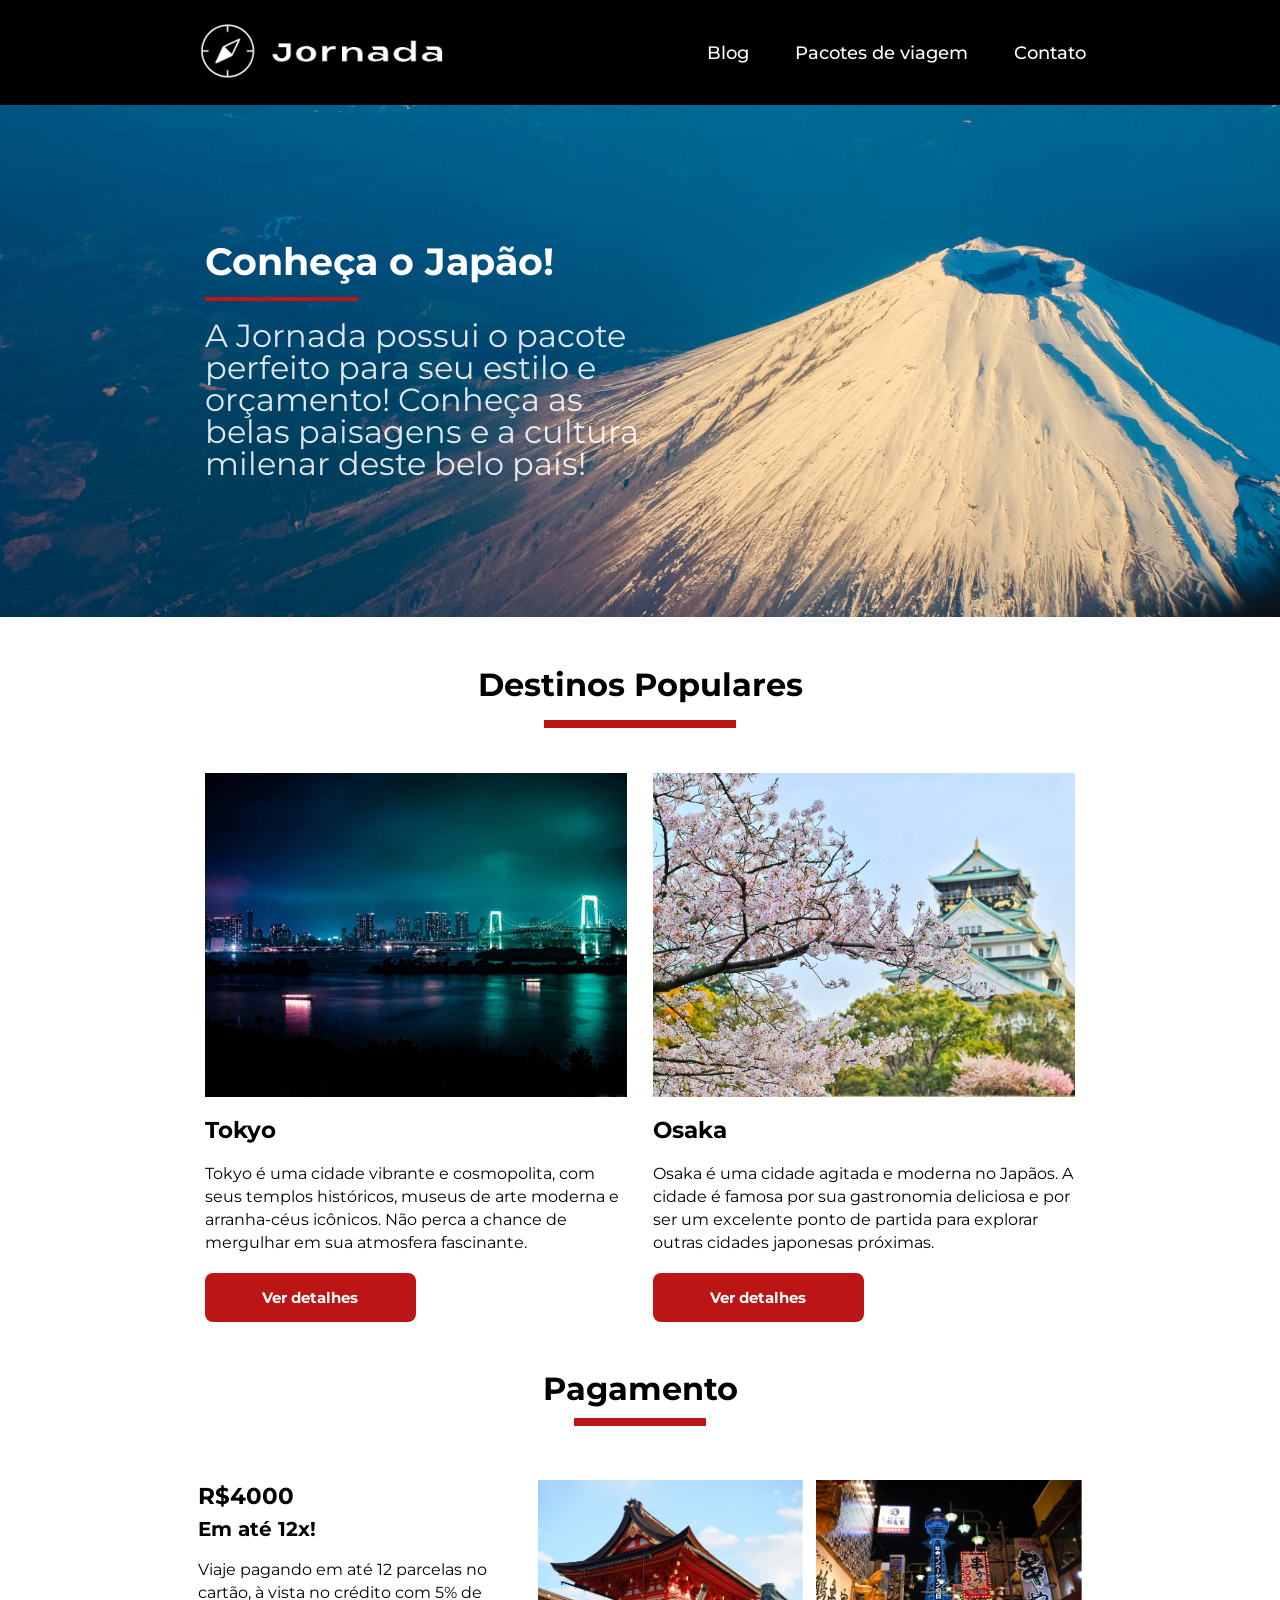
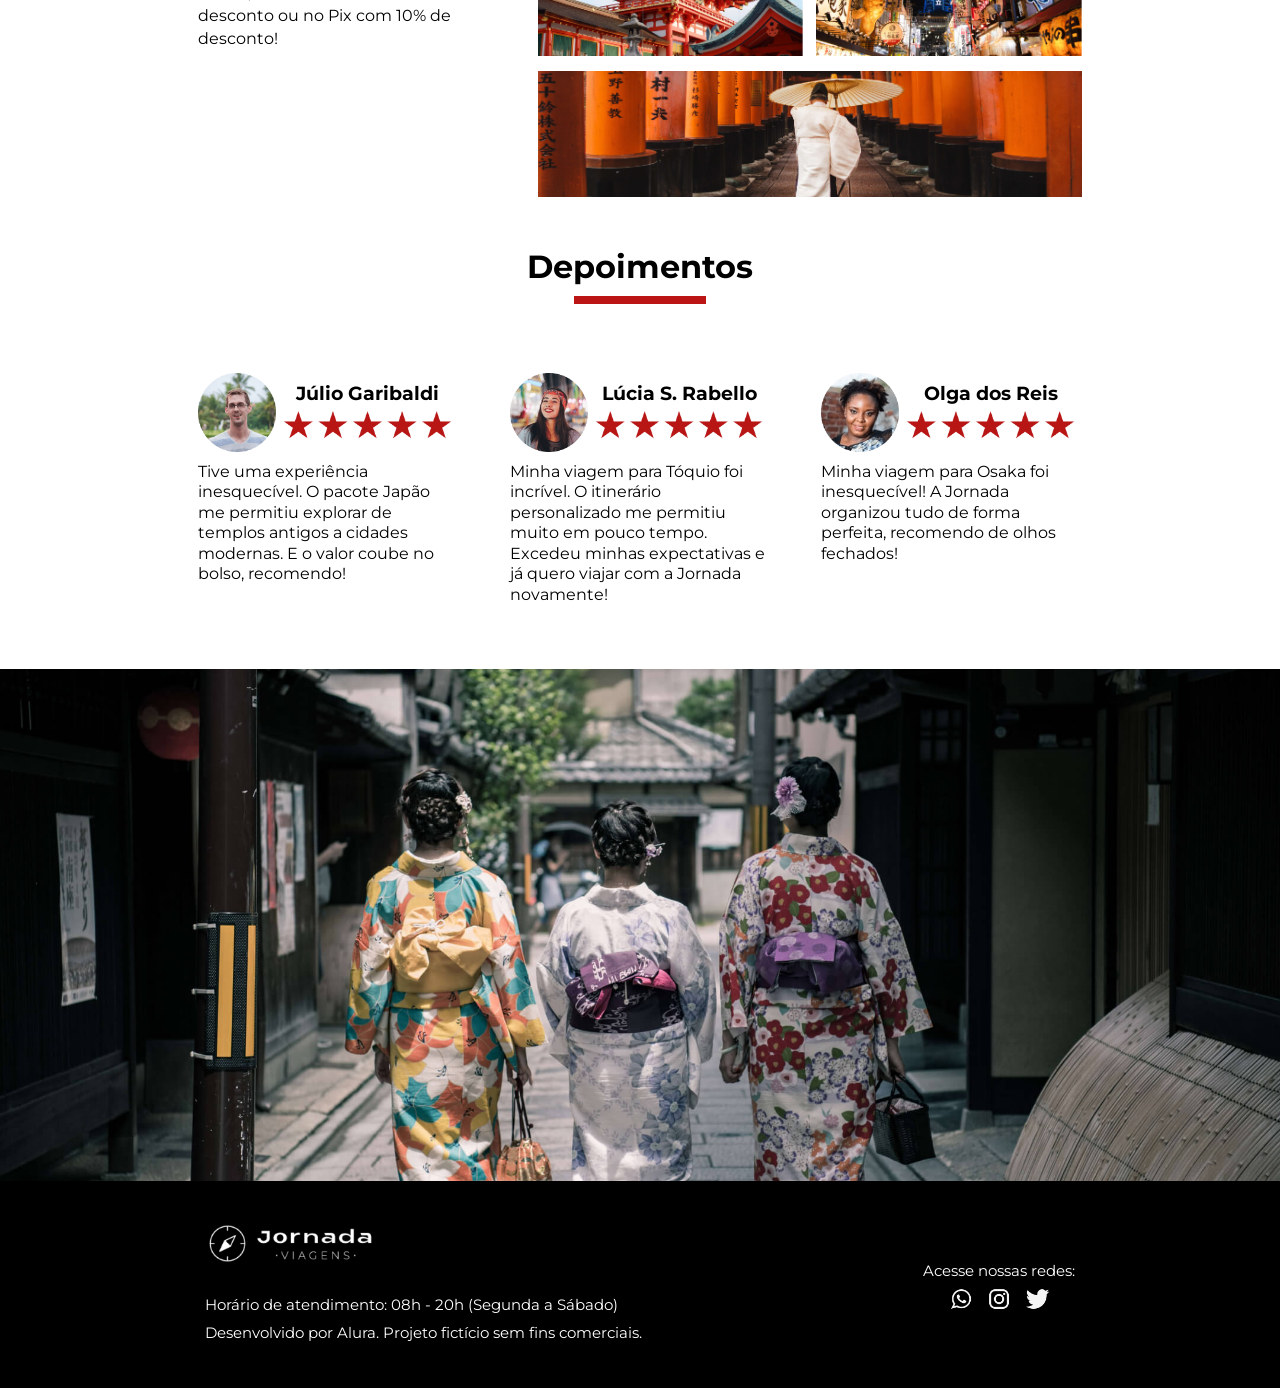
<file: destino.html>
<!doctype html>
<html lang="pt-br">
  <head>
    <meta charset="UTF-8" />
    <meta name="viewport" content="width=device-width, initial-scale=1.0" />
    <meta
      name="description"
      content="Jornada Viagens, uma agência apaixonada por criar viagens inesquecíveis."
    />

    <meta property="og:type" content="website" />
    <meta property="og:title" content="Jornada Viagens" />
    <meta
      property="og:description"
      content="Jornada Viagens, uma agência apaixonada por criar viagens inesquecíveis."
    />
    <meta property="og:image" content="" />
    <meta property="og:url" content="" />

    <link rel="preconnect" href="https://fonts.googleapis.com" />
    <link rel="preconnect" href="https://fonts.gstatic.com" crossorigin />
    <link
      href="https://fonts.googleapis.com/css2?family=Montserrat:ital,wght@0,100..900;1,100..900&display=swap"
      rel="stylesheet"
    />
    <link rel="icon" href="favicon.png" />
    <link rel="stylesheet" href="style/style.css" />

    <title>Jornada Viagens</title>
  </head>
  <body>
    <header>
      <a href="index.html" title="Voltar Para Página Inicial">
        <picture>
          <source
            media="(min-width:768px)"
            srcset="assets/icon/Logo-provisória-branca-descktop-.png"
          />
          <img
            src="assets/icon/Logo-provisória-branca-celular-tablet.png"
            alt="logo_da_jornada_viagens_com_uma_busula"
          />
        </picture>
      </a>
      <div>
        <label for="menu_hamburguer">
          <img
            class="hamburguer"
            src="assets/icon/icone_menu_branco.png"
            alt="icone_de_menu_hamburguer"
          />
        </label>
        <input id="menu_hamburguer" type="checkbox" hidden />
        <nav class="menu">
          <ul>
            <li>
              <a clas="menu_link" href="blog.html" title="Acessar Blog">Blog</a>
            </li>
            <li>
              <a
                clas="menu_link"
                href="destino.html"
                title="Acessar Pagotes de Viagem"
                >Pacotes de viagem</a
              >
            </li>
            <li>
              <a clas="menu_link" href="contato.html" title="Acessar Contatos"
                >Contato</a
              >
            </li>
          </ul>
        </nav>
      </div>
    </header>
    <main>
      <section class="hero">
        <div class="hero-img-3">
          <div class="section-title">
            <h1>Conheça o Japão!</h1>
            <hr />
            <h2>
              A Jornada possui o pacote perfeito para seu estilo e orçamento!
              Conheça as belas paisagens e a cultura milenar deste belo país!
            </h2>
          </div>
        </div>
      </section>

      <section class="destination">
        <div class="section-title">
          <h2>Destinos Populares</h2>
          <hr />
        </div>

        <div class="cards-destination">
          <article>
            <header>
              <picture>
                <source
                  media="(min-width:600px)"
                  srcset="assets/img/destination-desktop-tokyo.jpg"
                />
                <img
                  src="/assets/img/destination-mobile-tokyo.jpg"
                  alt="imagem da cidade de tokyo"
                />
              </picture>
              <h3>Tokyo</h3>
            </header>

            <p>
              Tokyo é uma cidade vibrante e cosmopolita, com seus templos
              históricos, museus de arte moderna e arranha-céus icônicos. Não
              perca a chance de mergulhar em sua atmosfera fascinante.
            </p>

            <footer>
              <a
                class="button"
                href="#"
                target="_blank"
                title="ver detalhes sobre tokyo"
                >Ver detalhes</a
              >
            </footer>
          </article>

          <article>
            <header>
              <picture>
                <source
                  media="(min-width:600px)"
                  srcset="assets/img/destination-desktop-osaka.jpg"
                />
                <img
                  src="/assets/img/destination-mobile-osaka.jpg"
                  alt="imagem de uma região de osaka"
                />
              </picture>
              <h3>Osaka</h3>
            </header>

            <p>
              Osaka é uma cidade agitada e moderna no Japãos. A cidade é famosa
              por sua gastronomia deliciosa e por ser um excelente ponto de
              partida para explorar outras cidades japonesas próximas.
            </p>

            <footer>
              <a
                class="button"
                href="#"
                target="_blank"
                title="ver detalhes sobre osaka"
                >Ver detalhes</a
              >
            </footer>
          </article>
        </div>
      </section>

      <section class="payment-terms">
        <div class="section-title">
          <h2>Pagamento</h2>
          <hr />
        </div>

        <article>
          <header>
            <h3>R$4000<br /><span>Em até 12x!</span></h3>
            <p>
              Viaje pagando em até 12 parcelas no cartão, à vista no crédito com
              5% de desconto ou no Pix com 10% de desconto!
            </p>
          </header>
          <footer class="photos-payment">
            <picture class="photo-1">
              <source
                media="(min-width:1000px)"
                srcset="/assets/img/payment-desktop-japão-1.jpg"
              />
              <source
                media="(min-width:600px)"
                srcset="/assets/img/payment-tablet-japão-1.jpg"
              />
              <img src="/assets/img/payment-mobile-japão-1.jpg" alt="" />
            </picture>
            <picture class="photo-2">
              <source
                media="(min-width:1000px)"
                srcset="/assets/img/payment-desktop-japão-2.jpg"
              />
              <source
                media="(min-width:600px)"
                srcset="/assets/img/payment-tablet-japão-2.jpg"
              />
              <img src="/assets/img/payment-mobile-japão-2.jpg" alt="" />
            </picture>

            <picture class="photo-3">
              <source
                media="(min-width:1000px)"
                srcset="/assets/img/payment-desktop-japão-3.jpg"
              />
              <source
                media="(min-width:600px)"
                srcset="/assets/img/payment-tablet-japão-3.jpg"
              />
              <img
                src="/assets/img/payment-mobile-japão-3.jpg"
                alt="imagem de uma região do jopão onde tem uma mulher andando"
              />
            </picture>
          </footer>
        </article>
      </section>

      <section class="testimonials">
        <div class="section-title">
          <h2>Depoimentos</h2>
          <hr />
        </div>
        <div class="testimonials-container">
          <article class="assessment">
            <header>
              <img
                class="perfil"
                src="assets/img/img-julio.png"
                alt="Imagem da cliente Júlio Garibaldi"
              />
              <div class="">
                <h3>Júlio Garibaldi</h3>
                <img
                  src="assets/icon/avaliacao-5-estrelas.png"
                  alt="Avaliação de 5 estrelas da cliente Júlio Garibaldi"
                />
              </div>
            </header>
            <footer>
              <p>
                Tive uma experiência inesquecível. O pacote Japão me permitiu
                explorar de templos antigos a cidades modernas. E o valor coube
                no bolso, recomendo!
              </p>
            </footer>
          </article>

          <article class="assessment">
            <header>
              <img
                class="perfil"
                src="assets/img/img-lucia.png"
                alt="Imagem da cliente Lúcia S. Rabello"
              />
              <div>
                <h3>Lúcia S. Rabello</h3>
                <img
                  src="assets/icon/avaliacao-5-estrelas.png"
                  alt="Avaliação de 5 estrelas da cliente Lúcia S. Rabello"
                />
              </div>
            </header>
            <footer>
              <p>
                Minha viagem para Tóquio foi incrível. O itinerário
                personalizado me permitiu muito em pouco tempo. Excedeu minhas
                expectativas e já quero viajar com a Jornada novamente!
              </p>
            </footer>
          </article>

          <article class="assessment">
            <header>
              <img
                class="perfil"
                src="assets/img/img-olga.png"
                alt="Imagem da cliente Olga dos Reis"
              />
              <div>
                <h3>Olga dos Reis</h3>
                <img
                  src="assets/icon/avaliacao-5-estrelas.png"
                  alt="Avaliação de 5 estrelas da cliente Olga dos Reis"
                />
              </div>
            </header>
            <footer>
              <p>
                Minha viagem para Osaka foi inesquecível! A Jornada organizou
                tudo de forma perfeita, recomendo de olhos fechados!
              </p>
            </footer>
          </article>
        </div>
      </section>

      <section class="bottom-section">
        <div class="bottom-img-2"></div>
      </section>
    </main>
    <footer class="footer-all">
      <div class="footer-main">
        <img
          class="logo-footer"
          src="assets/icon/Logo-footer.png"
          alt="logo da 'jornada viagens'"
        />
        <h4 class="h4-1">
          Horário de atendimento: 08h - 20h (Segunda a Sábado)
        </h4>
        <h4 class="h4-2">
          Desenvolvido por Alura. Projeto fictício sem fins comerciais.
        </h4>
      </div>
      <div>
        <p>Acesse nossas redes:</p>
        <div class="div-icone">
          <a
            href="#"
            target="_blank"
            title="Acesse o whatsapp do Jornada Viagens"
            ><img
              src="assets/icon/icon-whatsapp.png"
              alt="icone do aplicativo whatsapp"
          /></a>
          <a
            href="#"
            target="_blank"
            title="Acesse o Instagram do Jornada Viagens"
            ><img
              src="assets/icon/icon-instragam.png"
              alt="icone do aplicativo instagram"
          /></a>
          <a href="#" target="_blank" title="Acesse o Twiter do Jornada Viagens"
            ><img
              src="assets/icon/icon-twiter.png"
              alt="icone do aplicativo twiter"
          /></a>
        </div>
      </div>
    </footer>
  </body>
</html>
</file>
<file: style/style.css>
@import url(reset.css);
@import url(global.css);
@import url(header.css);
@import url(bottom-hero.css);
@import url(offers.css);
@import url(category.css);
@import url(destination.css);
@import url(payment-terms.css);
@import url(testimonials.css);
@import url(footer.css);
@import url(tokyo.css);
@import url(forms.css);
</file>
